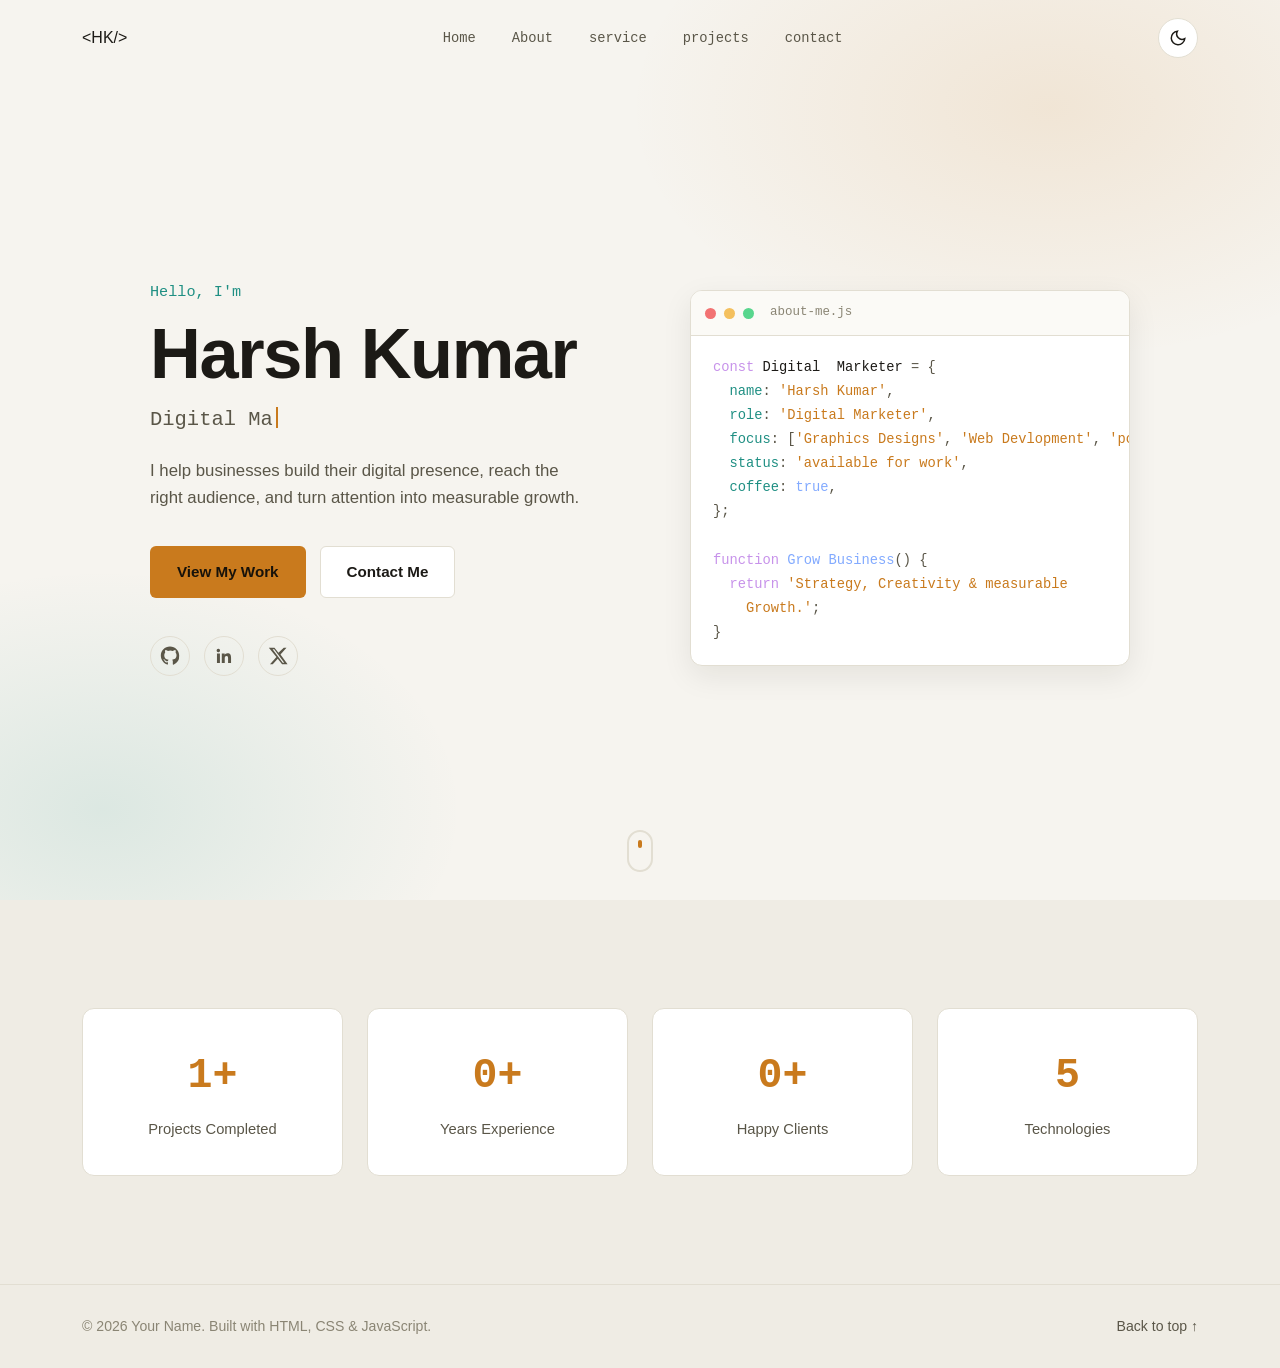
<file: index.html>
<!DOCTYPE html>
<html lang="en">
<head>
<meta charset="UTF-8">
<meta name="viewport" content="width=device-width, initial-scale=1.0">
<title>Harsh Kumar — Digital Marketer</title>
<meta name="description" content="Digital Marketing Agency | SEO, Social Media & Performance Marketing.">
<link rel="stylesheet" href="style.css">
</head>
<body>

<a class="skip-link" href="#main">Skip to content</a>

<!-- ============ NAVBAR ============ -->
<header class="navbar" id="navbar">
  <nav class="nav-inner" aria-label="Primary">
    <a href="Brishu Designs .png" class="Harsh Kumar">
      <span class="Harsh Kumar">&lt;</span>HK<span class="Harsh Kumar">/&gt;</span>
    </a>

    <ul class="nav-links" id="navLinks">
      <li><a href="index.html" class="nav-link" data-nav data-page="Home">Home</a></li>
      <li><a href="about.html" class="nav-link" data-nav data-page="About">About</a></li>
      <li><a href="service.html" class="nav-link" data-nav data-page="service">service</a></li>
      <li><a href="project.html" class="nav-link" data-nav data-page="project">projects</a></li>
      <li><a href="contact.html" class="nav-link" data-nav data-page="contact">contact</a></li>
    </ul>

    <div class="nav-actions">
      <button class="theme-toggle" id="themeToggle" type="button" aria-label="Switch to light theme" aria-pressed="false">
        <svg class="icon-sun" width="18" height="18" viewBox="0 0 24 24" fill="none" stroke="currentColor" stroke-width="2" aria-hidden="true">
          <circle cx="12" cy="12" r="4"></circle>
          <path d="M12 2v2M12 20v2M4.9 4.9l1.4 1.4M17.7 17.7l1.4 1.4M2 12h2M20 12h2M4.9 19.1l1.4-1.4M17.7 6.3l1.4-1.4"></path>
        </svg>
        <svg class="icon-moon" width="18" height="18" viewBox="0 0 24 24" fill="none" stroke="currentColor" stroke-width="2" aria-hidden="true">
          <path d="M21 12.8A9 9 0 1 1 11.2 3 7.2 7.2 0 0 0 21 12.8z"></path>
        </svg>
      </button>

      <button class="hamburger" id="hamburger" type="button" aria-label="Open menu" aria-expanded="false" aria-controls="navLinks">
        <span></span><span></span><span></span>
      </button>
    </div>
  </nav>
</header>

<main id="main">

  <!-- ============ HERO ============ -->
  <section class="hero" id="home">
    <div class="hero-inner">
      <div class="hero-text">
        <p class="hero-eyebrow" data-reveal>Hello, I'm </p>
        <h1 class="hero-name" data-reveal>Harsh Kumar</h1>
        <p class="hero-title" data-reveal><span class="type-cursor" id="typedTitle"></span></p>
        <p class="hero-desc" data-reveal>I help businesses build their digital presence, reach the right audience, and turn attention into measurable growth.
          
        </p>

        <div class="hero-actions" data-reveal>
          <a href="project.html" class="btn btn-primary">
            View My Work
          </a>
          <a href="contact.html" class="btn btn-ghost">Contact Me</a>
        </div>

        <ul class="hero-social" data-reveal aria-label="Social links">
          <li><a href="https://github.com/harshkumar18oct2002-prog?tab=overview&from=2026-08-01&to=2026-08-31" target="_blank" rel="noopener noreferrer" aria-label="GitHub profile">
            <svg width="20" height="20" viewBox="0 0 24 24" fill="currentColor" aria-hidden="true"><path d="M12 .5C5.73.5.98 5.24.98 11.52c0 5.02 3.26 9.28 7.79 10.78.57.1.78-.25.78-.55 0-.27-.01-1.17-.02-2.12-3.17.69-3.84-1.35-3.84-1.35-.52-1.32-1.27-1.67-1.27-1.67-1.04-.71.08-.7.08-.7 1.15.08 1.75 1.18 1.75 1.18 1.02 1.75 2.68 1.24 3.33.95.1-.74.4-1.25.72-1.53-2.53-.29-5.19-1.27-5.19-5.64 0-1.25.44-2.27 1.18-3.07-.12-.29-.51-1.46.11-3.04 0 0 .97-.31 3.18 1.17a10.9 10.9 0 0 1 5.79 0c2.2-1.48 3.17-1.17 3.17-1.17.63 1.58.24 2.75.12 3.04.74.8 1.18 1.82 1.18 3.07 0 4.38-2.67 5.34-5.21 5.63.41.36.77 1.06.77 2.14 0 1.55-.01 2.79-.01 3.17 0 .3.2.66.79.55A11.03 11.03 0 0 0 23.02 11.5C23.02 5.24 18.27.5 12 .5Z"/></svg>
          </a></li>
          <li><a href="https://www.linkedin.com/in/harsh-kumar-34b3423b5/" target="_blank" rel="noopener noreferrer" aria-label="LinkedIn profile">
            <svg width="20" height="20" viewBox="0 0 24 24" fill="currentColor" aria-hidden="true"><path d="M20.45 20.45h-3.56v-5.57c0-1.33-.02-3.03-1.85-3.03-1.86 0-2.14 1.45-2.14 2.94v5.66H9.34V9h3.42v1.56h.05c.48-.9 1.64-1.85 3.38-1.85 3.6 0 4.27 2.37 4.27 5.46v6.28ZM5.34 7.43a2.07 2.07 0 1 1 0-4.13 2.07 2.07 0 0 1 0 4.13ZM7.12 20.45H3.56V9h3.56v11.45Z"/></svg>
          </a></li>
          <li><a href="https://x.com/harshku23418111" target="_blank" rel="noopener noreferrer" aria-label="Twitter / X profile">
            <svg width="20" height="20" viewBox="0 0 24 24" fill="currentColor" aria-hidden="true"><path d="M18.9 2h3.3l-7.2 8.2L23.5 22h-6.6l-5.2-6.8L5.7 22H2.4l7.7-8.8L1 2h6.8l4.7 6.2L18.9 2Zm-1.2 18h1.8L7.4 4H5.5l12.2 16Z"/></svg>
          </a></li>
        </ul>
      </div>

      <div class="hero-visual" data-reveal aria-hidden="true">
        <div class="terminal">
          <div class="terminal-bar">
            <span class="dot dot-red"></span><span class="dot dot-yellow"></span><span class="dot dot-green"></span>
            <span class="terminal-title">about-me.js</span>
          </div>
          <pre class="terminal-body"><code><span class="tok-key">const</span> <span class="tok-var">Digital  Marketer</span> = {
  <span class="tok-prop">name</span>: <span class="tok-str">'Harsh Kumar'</span>,
  <span class="tok-prop">role</span>: <span class="tok-str">'Digital Marketer'</span>,
  <span class="tok-prop">focus</span>: [<span class="tok-str">'Graphics Designs'</span>, <span class="tok-str">'Web Devlopment'</span>, <span class="tok-str">'porformens Marketing'</span>],
  <span class="tok-prop">status</span>: <span class="tok-str">'available for work'</span>,
  <span class="tok-prop">coffee</span>: <span class="tok-num">true</span>,
};

<span class="tok-key">function</span> <span class="tok-fn">Grow Business</span>() {
  <span class="tok-key">return</span> <span class="tok-str">'Strategy, Creativity & measurable
    Growth.'</span>;
}</code></pre>
        </div>
      </div>
    </div>

    <a href="#stats" class="scroll-cue" aria-label="Scroll to statistics">
      <span></span>
    </a>
  </section>

  <!-- ============ STATISTICS ============ -->
  <section class="stats" id="stats">
    <div class="section-inner stats-grid" data-reveal>
      <div class="stat-card">
        <p class="stat-number" data-target="3" data-suffix="+">0</p>
        <p class="stat-label">Projects Completed</p>
      </div>
      <div class="stat-card">
        <p class="stat-number" data-target="1" data-suffix="+">0</p>
        <p class="stat-label">Years Experience</p>
      </div>
      <div class="stat-card">
        <p class="stat-number" data-target="0" data-suffix="+">0</p>
        <p class="stat-label">Happy Clients</p>
      </div>
      <div class="stat-card">
        <p class="stat-number" data-target="10" data-suffix="">0</p>
        <p class="stat-label">Technologies</p>
      </div>
    </div>
  </section>

</main>

<!-- ============ FOOTER ============ -->
<footer class="footer">
  <div class="section-inner footer-inner">
    <p>© <span id="year"></span> Your Name. Built with HTML, CSS &amp; JavaScript.</p>
    <a href="#home" class="footer-top-link">Back to top ↑</a>
  </div>
</footer>

<button class="back-to-top" id="backToTop" type="button" aria-label="Back to top">
  <svg width="18" height="18" viewBox="0 0 24 24" fill="none" stroke="currentColor" stroke-width="2" aria-hidden="true">
    <path d="M12 19V5M5 12l7-7 7 7"></path>
  </svg>
</button>

<script src="script.js"></script>
</body>
</html>
</file>
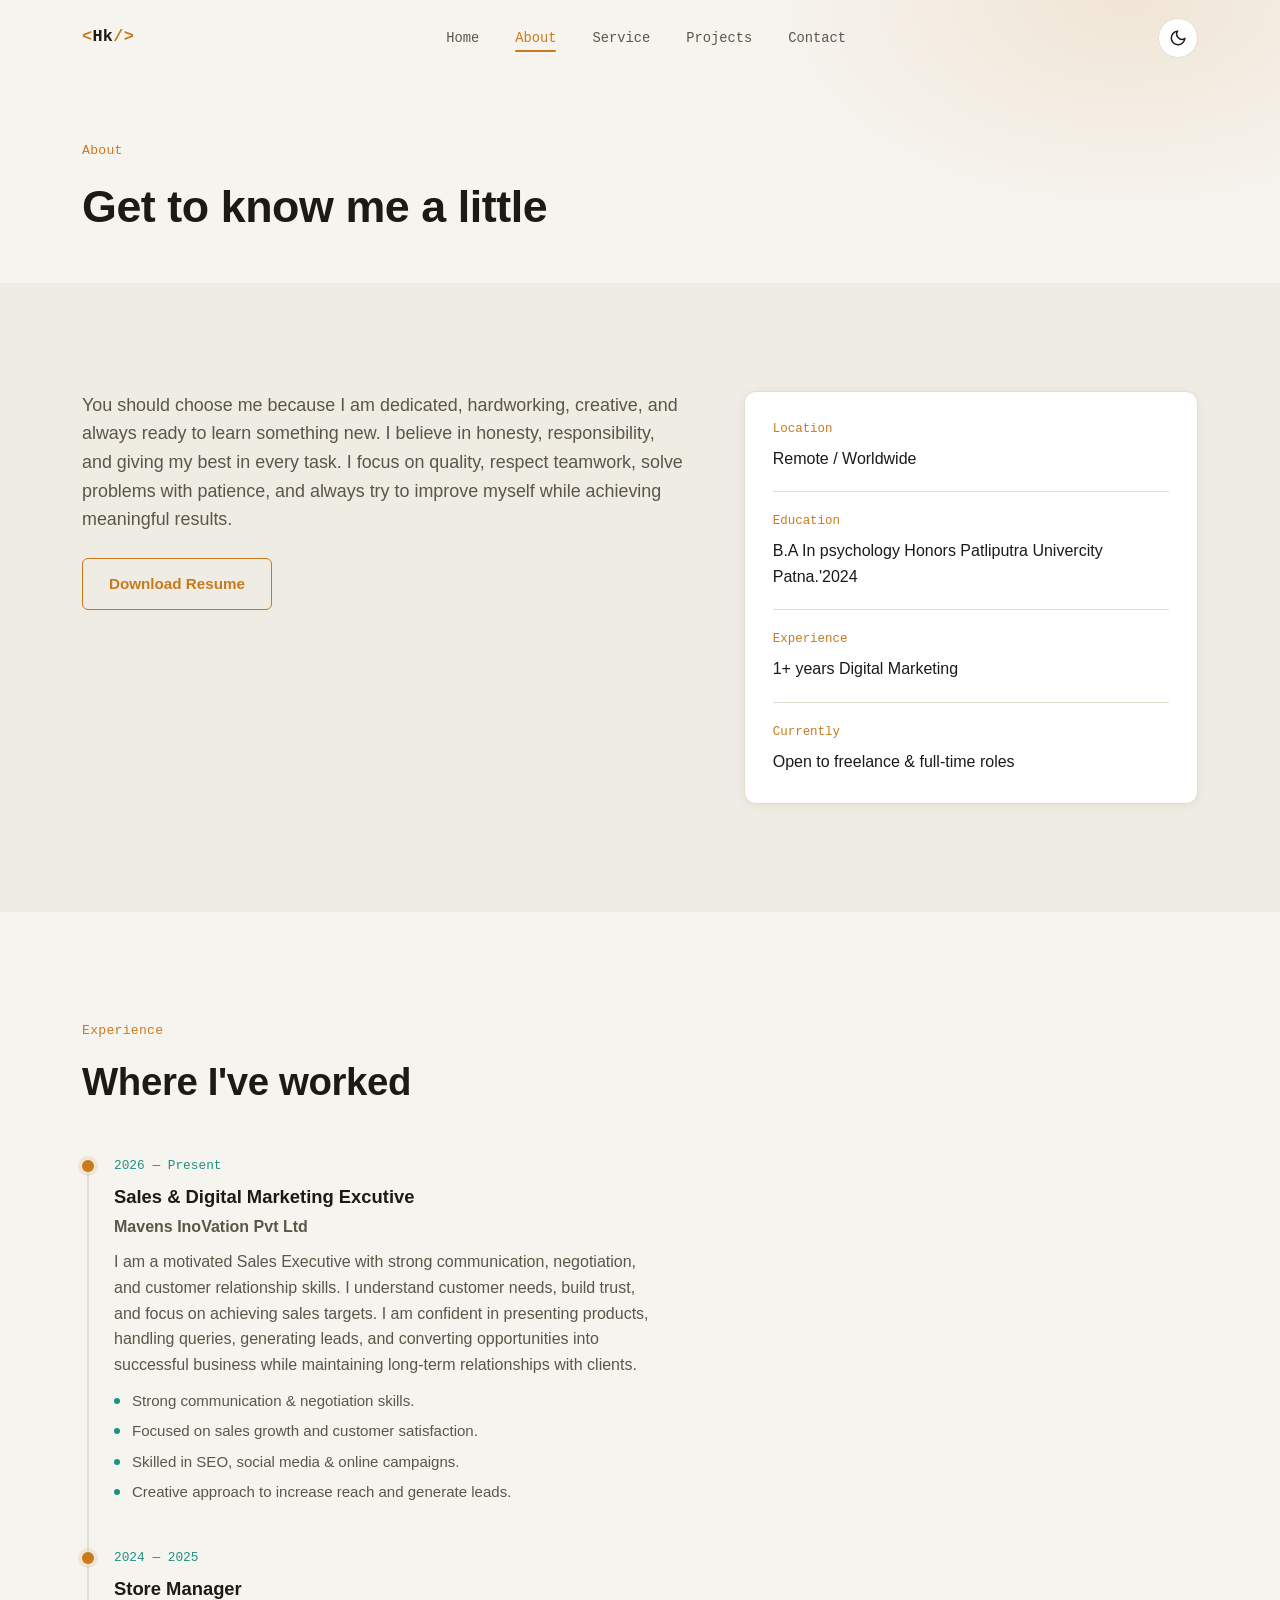
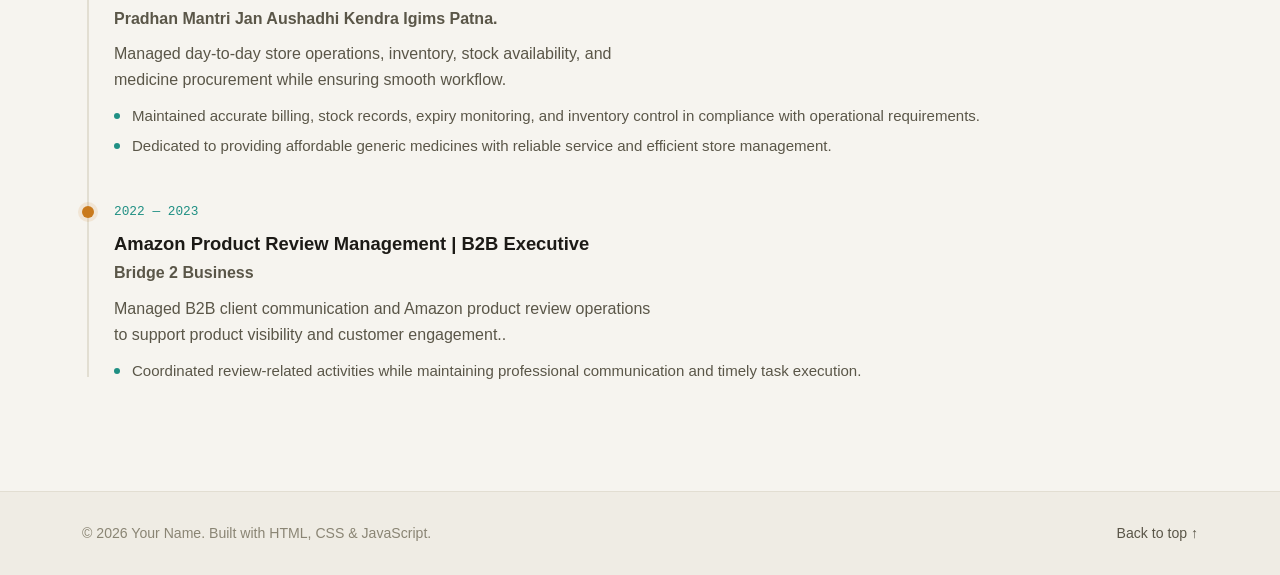
<file: about.html>
<!DOCTYPE html>
<html lang="en">
<head>
<meta charset="UTF-8">
<meta name="viewport" content="width=device-width, initial-scale=1.0">
<title>About — Your Name</title>
<meta name="description" content="About Your Name — frontend developer, background, education and work experience.">
<link rel="stylesheet" href="style.css">
</head>
<body data-page="about">

<a class="skip-link" href="#main">Skip to content</a>

<!-- ============ NAVBAR ============ -->
<header class="navbar" id="navbar">
  <nav class="nav-inner" aria-label="Primary">
    <a href="index.html" class="nav-logo">
      <span class="nav-logo-bracket">&lt;</span>Hk<span class="nav-logo-bracket">/&gt;</span>
    </a>

    <ul class="nav-links" id="navLinks">
      <li><a href="index.html" class="nav-link" data-nav data-page="home">Home</a></li>
      <li><a href="about.html" class="nav-link" data-nav data-page="about">About</a></li>
      <li><a href="service.html" class="nav-link" data-nav data-page="service">Service</a></li>
      <li><a href="project.html" class="nav-link" data-nav data-page="project">Projects</a></li>
      <li><a href="contact.html" class="nav-link" data-nav data-page="contact">Contact</a></li>
    </ul>

    <div class="nav-actions">
      <button class="theme-toggle" id="themeToggle" type="button" aria-label="Switch to light theme" aria-pressed="false">
        <svg class="icon-sun" width="18" height="18" viewBox="0 0 24 24" fill="none" stroke="currentColor" stroke-width="2" aria-hidden="true">
          <circle cx="12" cy="12" r="4"></circle>
          <path d="M12 2v2M12 20v2M4.9 4.9l1.4 1.4M17.7 17.7l1.4 1.4M2 12h2M20 12h2M4.9 19.1l1.4-1.4M17.7 6.3l1.4-1.4"></path>
        </svg>
        <svg class="icon-moon" width="18" height="18" viewBox="0 0 24 24" fill="none" stroke="currentColor" stroke-width="2" aria-hidden="true">
          <path d="M21 12.8A9 9 0 1 1 11.2 3 7.2 7.2 0 0 0 21 12.8z"></path>
        </svg>
      </button>

      <button class="hamburger" id="hamburger" type="button" aria-label="Open menu" aria-expanded="false" aria-controls="navLinks">
        <span></span><span></span><span></span>
      </button>
    </div>
  </nav>
</header>

<main id="main">

  <!-- ============ PAGE HEADER ============ -->
  <section class="page-header">
    <div class="section-inner">
      <p class="section-kicker" data-reveal>About</p>
      <h1 class="page-title" data-reveal>Get to know me a little</h1>
    </div>
  </section>

  <!-- ============ ABOUT ============ -->
  <section class="about" id="about">
    <div class="section-inner about-grid">
      <div class="about-copy" data-reveal>
        <p class="about-lead">You should choose me because I am dedicated, hardworking, creative,
      and always ready to learn something new. I believe in honesty,
      responsibility, and giving my best in every task. I focus on quality,
      respect teamwork, solve problems with patience, and always try to
      improve myself while achieving meaningful results.</p>
        <a href="harsh.pdf" class="btn btn-outline" id="resumeBtn">Download Resume</a>
      </div>

      <dl class="about-facts" data-reveal>
        <div class="fact">
          <dt>Location</dt>
          <dd>Remote / Worldwide</dd>
        </div>
        <div class="fact">
          <dt>Education</dt>
          <dd>B.A In psychology Honors Patliputra Univercity Patna.'2024</dd>
        </div>
        <div class="fact">
          <dt>Experience</dt>
          <dd>1+ years Digital Marketing</dd>
        </div>
        <div class="fact">
          <dt>Currently</dt>
          <dd>Open to freelance &amp; full-time roles</dd>
        </div>
      </dl>
    </div>
  </section>

  <!-- ============ EXPERIENCE ============ -->
  <section class="experience" id="experience">
    <div class="section-inner">
      <p class="section-kicker" data-reveal>Experience</p>
      <h2 class="section-title" data-reveal>Where I've worked</h2>

      <ol class="timeline" data-reveal>
        <li class="timeline-item">
          <div class="timeline-dot"></div>
          <div class="timeline-content">
            <p class="timeline-date">2026 — Present</p>
            <h3 class="timeline-role">Sales & Digital Marketing Excutive</h3>
            <p class="timeline-company">Mavens InoVation Pvt Ltd</p>
            <p class="timeline-desc">I am a motivated Sales Executive with strong communication, negotiation, and customer relationship skills. I understand customer needs, build trust, and focus on achieving sales targets. I am confident in presenting products, handling queries, generating leads, and converting opportunities into successful business while maintaining long-term relationships with clients.</p>
            <ul class="timeline-list">
              <li>Strong communication & negotiation skills.</li>
              <li>Focused on sales growth and customer satisfaction.</li>
              <li>Skilled in SEO, social media & online campaigns.</li>
              <li>Creative approach to increase reach and generate leads.</li>
            </ul>
          </div>
        </li>

        <li class="timeline-item">
          <div class="timeline-dot"></div>
          <div class="timeline-content">
            <p class="timeline-date">2024 — 2025</p>
            <h3 class="timeline-role">Store Manager</h3>
            <p class="timeline-company">Pradhan Mantri Jan Aushadhi Kendra Igims Patna.</p>
            <p class="timeline-desc">Managed day-to-day store operations, inventory, stock availability, and medicine procurement 
            while ensuring smooth workflow.</p>
            <ul class="timeline-list">
              <li>Maintained accurate billing, stock records, expiry monitoring, and inventory control in 
             compliance with operational requirements.</li>
              <li>Dedicated to providing affordable generic medicines with reliable service and efficient store management.</li>
            </ul>
          </div>
        </li>

        <li class="timeline-item">
          <div class="timeline-dot"></div>
          <div class="timeline-content">
            <p class="timeline-date">2022 — 2023</p>
            <h3 class="timeline-role">Amazon Product Review Management | B2B Executive</h3>
            <p class="timeline-company">Bridge 2 Business</p>
            <p class="timeline-desc">Managed B2B client communication and Amazon product review operations to support 
              product visibility and customer engagement..</p>
            <ul class="timeline-list">
              <li>Coordinated review-related activities while maintaining professional communication and 
                timely task execution.</li>
            </ul>
          </div>
        </li>
      </ol>
    </div>
  </section>

</main>

<!-- ============ FOOTER ============ -->
<footer class="footer">
  <div class="section-inner footer-inner">
    <p>© <span id="year"></span> Your Name. Built with HTML, CSS &amp; JavaScript.</p>
    <a href="#main" class="footer-top-link">Back to top ↑</a>
  </div>
</footer>

<button class="back-to-top" id="backToTop" type="button" aria-label="Back to top">
  <svg width="18" height="18" viewBox="0 0 24 24" fill="none" stroke="currentColor" stroke-width="2" aria-hidden="true">
    <path d="M12 19V5M5 12l7-7 7 7"></path>
  </svg>
</button>

<script src="script.js"></script>
</body>
</html>
</file>
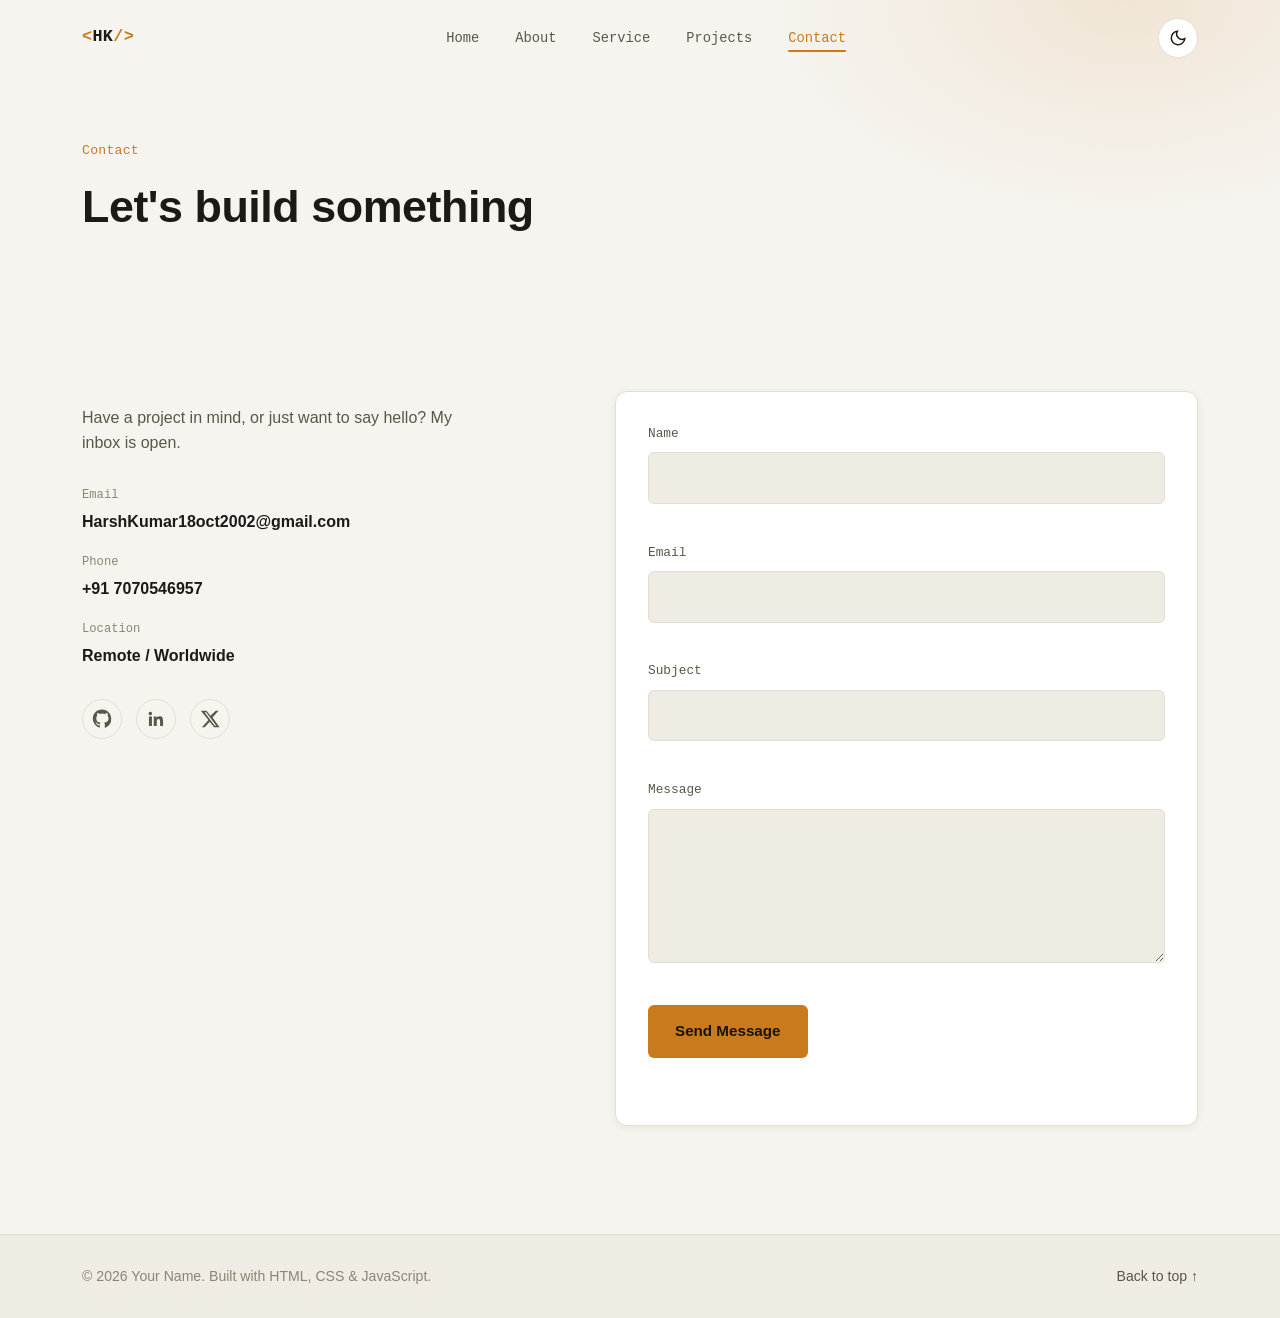
<file: contact.html>
<!DOCTYPE html>
<html lang="en">
<head>
<meta charset="UTF-8">
<meta name="viewport" content="width=device-width, initial-scale=1.0">
<title>Contact — Your Name</title>
<meta name="description" content="Get in touch with Your Name — email, phone, social links and a contact form.">
<link rel="stylesheet" href="style.css">
</head>
<body data-page="contact">

<a class="skip-link" href="#main">Skip to content</a>

<!-- ============ NAVBAR ============ -->
<header class="navbar" id="navbar">
  <nav class="nav-inner" aria-label="Primary">
    <a href="index.html" class="nav-logo">
      <span class="nav-logo-bracket">&lt;</span>HK<span class="nav-logo-bracket">/&gt;</span>
    </a>

    <ul class="nav-links" id="navLinks">
      <li><a href="index.html" class="nav-link" data-nav data-page="home">Home</a></li>
      <li><a href="about.html" class="nav-link" data-nav data-page="about">About</a></li>
      <li><a href="service.html" class="nav-link" data-nav data-page="service">Service</a></li>
      <li><a href="project.html" class="nav-link" data-nav data-page="project">Projects</a></li>
      <li><a href="contact.html" class="nav-link" data-nav data-page="contact">Contact</a></li>
    </ul>

    <div class="nav-actions">
      <button class="theme-toggle" id="themeToggle" type="button" aria-label="Switch to light theme" aria-pressed="false">
        <svg class="icon-sun" width="18" height="18" viewBox="0 0 24 24" fill="none" stroke="currentColor" stroke-width="2" aria-hidden="true">
          <circle cx="12" cy="12" r="4"></circle>
          <path d="M12 2v2M12 20v2M4.9 4.9l1.4 1.4M17.7 17.7l1.4 1.4M2 12h2M20 12h2M4.9 19.1l1.4-1.4M17.7 6.3l1.4-1.4"></path>
        </svg>
        <svg class="icon-moon" width="18" height="18" viewBox="0 0 24 24" fill="none" stroke="currentColor" stroke-width="2" aria-hidden="true">
          <path d="M21 12.8A9 9 0 1 1 11.2 3 7.2 7.2 0 0 0 21 12.8z"></path>
        </svg>
      </button>

      <button class="hamburger" id="hamburger" type="button" aria-label="Open menu" aria-expanded="false" aria-controls="navLinks">
        <span></span><span></span><span></span>
      </button>
    </div>
  </nav>
</header>

<main id="main">

  <!-- ============ PAGE HEADER ============ -->
  <section class="page-header">
    <div class="section-inner">
      <p class="section-kicker" data-reveal>Contact</p>
      <h1 class="page-title" data-reveal>Let's build something</h1>
    </div>
  </section>

  <!-- ============ CONTACT ============ -->
  <section class="contact" id="contact">
    <div class="section-inner contact-grid">
      <div class="contact-info" data-reveal>
        <p class="contact-lead">Have a project in mind, or just want to say hello? My inbox is open.</p>

        <ul class="contact-list">
          <li>
            <span class="contact-label">Email</span>
            <a href="HarshKumar18oct2002@gmail.com">HarshKumar18oct2002@gmail.com</a>
          </li>
          <li>
            <span class="contact-label">Phone</span>
            <a href="Phone +91 7070546957">+91 7070546957</a>
          </li>
          <li>
            <span class="contact-label">Location</span>
            <span>Remote / Worldwide</span>
          </li>
        </ul>

        <ul class="hero-social contact-social" aria-label="Social links">
          <li><a href="https://github.com/harshkumar18oct2002-prog?tab=overview&from=2026-08-01&to=2026-08-31" target="_blank" rel="noopener noreferrer" aria-label="GitHub profile">
            <svg width="20" height="20" viewBox="0 0 24 24" fill="currentColor" aria-hidden="true"><path d="M12 .5C5.73.5.98 5.24.98 11.52c0 5.02 3.26 9.28 7.79 10.78.57.1.78-.25.78-.55 0-.27-.01-1.17-.02-2.12-3.17.69-3.84-1.35-3.84-1.35-.52-1.32-1.27-1.67-1.27-1.67-1.04-.71.08-.7.08-.7 1.15.08 1.75 1.18 1.75 1.18 1.02 1.75 2.68 1.24 3.33.95.1-.74.4-1.25.72-1.53-2.53-.29-5.19-1.27-5.19-5.64 0-1.25.44-2.27 1.18-3.07-.12-.29-.51-1.46.11-3.04 0 0 .97-.31 3.18 1.17a10.9 10.9 0 0 1 5.79 0c2.2-1.48 3.17-1.17 3.17-1.17.63 1.58.24 2.75.12 3.04.74.8 1.18 1.82 1.18 3.07 0 4.38-2.67 5.34-5.21 5.63.41.36.77 1.06.77 2.14 0 1.55-.01 2.79-.01 3.17 0 .3.2.66.79.55A11.03 11.03 0 0 0 23.02 11.5C23.02 5.24 18.27.5 12 .5Z"/></svg>
          </a></li>
          <li><a href="https://www.linkedin.com/in/harsh-kumar-34b3423b5/" target="_blank" rel="noopener noreferrer" aria-label="LinkedIn profile">
            <svg width="20" height="20" viewBox="0 0 24 24" fill="currentColor" aria-hidden="true"><path d="M20.45 20.45h-3.56v-5.57c0-1.33-.02-3.03-1.85-3.03-1.86 0-2.14 1.45-2.14 2.94v5.66H9.34V9h3.42v1.56h.05c.48-.9 1.64-1.85 3.38-1.85 3.6 0 4.27 2.37 4.27 5.46v6.28ZM5.34 7.43a2.07 2.07 0 1 1 0-4.13 2.07 2.07 0 0 1 0 4.13ZM7.12 20.45H3.56V9h3.56v11.45Z"/></svg>
          </a></li>
          <li><a href="https://x.com/harshku23418111" target="_blank" rel="noopener noreferrer" aria-label="Twitter / X profile">
            <svg width="20" height="20" viewBox="0 0 24 24" fill="currentColor" aria-hidden="true"><path d="M18.9 2h3.3l-7.2 8.2L23.5 22h-6.6l-5.2-6.8L5.7 22H2.4l7.7-8.8L1 2h6.8l4.7 6.2L18.9 2Zm-1.2 18h1.8L7.4 4H5.5l12.2 16Z"/></svg>
          </a></li>
        </ul>
      </div>

      <form class="contact-form" id="contactForm" data-reveal novalidate>
        <div class="form-row">
          <label for="fieldName">Name</label>
          <input type="text" id="fieldName" name="name" autocomplete="name" aria-describedby="err-name">
          <span class="form-error" id="err-name" role="alert"></span>
        </div>

        <div class="form-row">
          <label for="fieldEmail">Email</label>
          <input type="email" id="fieldEmail" name="email" autocomplete="email" aria-describedby="err-email">
          <span class="form-error" id="err-email" role="alert"></span>
        </div>

        <div class="form-row">
          <label for="fieldSubject">Subject</label>
          <input type="text" id="fieldSubject" name="subject" aria-describedby="err-subject">
          <span class="form-error" id="err-subject" role="alert"></span>
        </div>

        <div class="form-row">
          <label for="fieldMessage">Message</label>
          <textarea id="fieldMessage" name="message" rows="5" aria-describedby="err-message"></textarea>
          <span class="form-error" id="err-message" role="alert"></span>
        </div>

        <button type="submit" class="btn btn-primary form-submit">Send Message</button>

        <p class="form-status" id="formStatus" role="status" aria-live="polite"></p>
      </form>
    </div>
  </section>

</main>

<!-- ============ FOOTER ============ -->
<footer class="footer">
  <div class="section-inner footer-inner">
    <p>© <span id="year"></span> Your Name. Built with HTML, CSS &amp; JavaScript.</p>
    <a href="#main" class="footer-top-link">Back to top ↑</a>
  </div>
</footer>

<button class="back-to-top" id="backToTop" type="button" aria-label="Back to top">
  <svg width="18" height="18" viewBox="0 0 24 24" fill="none" stroke="currentColor" stroke-width="2" aria-hidden="true">
    <path d="M12 19V5M5 12l7-7 7 7"></path>
  </svg>
</button>

<script src="script.js"></script>
</body>
</html>
</file>
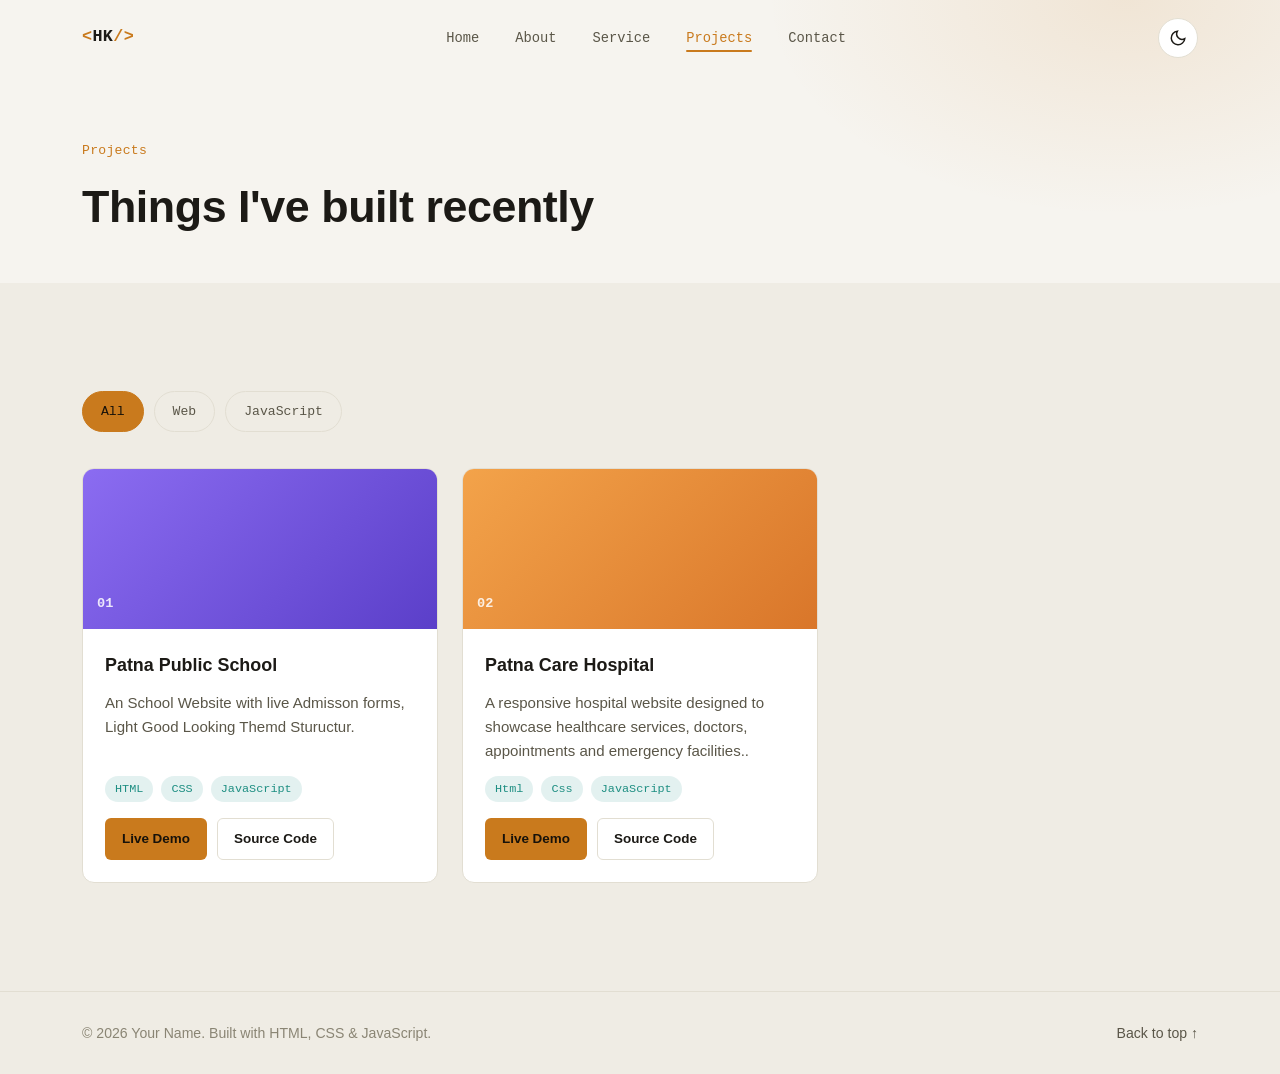
<file: project.html>
<!DOCTYPE html>
<html lang="en">
<head>
<meta charset="UTF-8">
<meta name="viewport" content="width=device-width, initial-scale=1.0">
<title>Projects — Your Name</title>
<meta name="description" content="Selected projects by Your Name — web apps, JavaScript tools and UI/UX work.">
<link rel="stylesheet" href="style.css">
</head>
<body data-page="project">

<a class="skip-link" href="#main">Skip to content</a>

<!-- ============ NAVBAR ============ -->
<header class="navbar" id="navbar">
  <nav class="nav-inner" aria-label="Primary">
    <a href="index.html" class="nav-logo">
      <span class="nav-logo-bracket">&lt;</span>HK<span class="nav-logo-bracket">/&gt;</span>
    </a>

    <ul class="nav-links" id="navLinks">
      <li><a href="index.html" class="nav-link" data-nav data-page="home">Home</a></li>
      <li><a href="about.html" class="nav-link" data-nav data-page="about">About</a></li>
      <li><a href="service.html" class="nav-link" data-nav data-page="service">Service</a></li>
      <li><a href="project.html" class="nav-link" data-nav data-page="project">Projects</a></li>
      <li><a href="contact.html" class="nav-link" data-nav data-page="contact">Contact</a></li>
    </ul>

    <div class="nav-actions">
      <button class="theme-toggle" id="themeToggle" type="button" aria-label="Switch to light theme" aria-pressed="false">
        <svg class="icon-sun" width="18" height="18" viewBox="0 0 24 24" fill="none" stroke="currentColor" stroke-width="2" aria-hidden="true">
          <circle cx="12" cy="12" r="4"></circle>
          <path d="M12 2v2M12 20v2M4.9 4.9l1.4 1.4M17.7 17.7l1.4 1.4M2 12h2M20 12h2M4.9 19.1l1.4-1.4M17.7 6.3l1.4-1.4"></path>
        </svg>
        <svg class="icon-moon" width="18" height="18" viewBox="0 0 24 24" fill="none" stroke="currentColor" stroke-width="2" aria-hidden="true">
          <path d="M21 12.8A9 9 0 1 1 11.2 3 7.2 7.2 0 0 0 21 12.8z"></path>
        </svg>
      </button>

      <button class="hamburger" id="hamburger" type="button" aria-label="Open menu" aria-expanded="false" aria-controls="navLinks">
        <span></span><span></span><span></span>
      </button>
    </div>
  </nav>
</header>

<main id="main">

  <!-- ============ PAGE HEADER ============ -->
  <section class="page-header">
    <div class="section-inner">
      <p class="section-kicker" data-reveal>Projects</p>
      <h1 class="page-title" data-reveal>Things I've built recently</h1>
    </div>
  </section>

  <!-- ============ PROJECTS ============ -->
  <section class="projects" id="projects">
    <div class="section-inner">

      <div class="filter-bar" data-reveal role="group" aria-label="Filter projects by category">
        <button class="filter-btn active" data-filter="all" type="button">All</button>
        <button class="filter-btn" data-filter="web" type="button">Web</button>
        <button class="filter-btn" data-filter="javascript" type="button">JavaScript</button>
      </div>

      <div class="projects-grid" id="projectsGrid" data-reveal>

        <article class="project-card" data-category="web">
          <div class="project-visual" style="--pv-a:#8b6cf1; --pv-b:#5b3fc9;">
            <span class="project-visual-tag">01</span>
          </div>
          <div class="project-body">
            <h3 class="project-name">Patna Public School</h3>
            <p class="project-desc">An School Website with live Admisson forms, Light Good Looking Themd
              Stuructur.</p>
            <ul class="project-tags">
              <li>HTML</li><li>CSS</li><li>JavaScript</li>
            </ul>
            <div class="project-links">
              <a href="https://schools-demo-three.vercel.app/" class="btn btn-small btn-primary">Live Demo</a>
              <a href="https://github.com/harshkumar18oct2002-prog/schools-demo" class="btn btn-small btn-ghost">Source Code</a>
            </div>
          </div>
        </article>

        <article class="project-card" data-category="javascript">
          <div class="project-visual" style="--pv-a:#f3a34a; --pv-b:#d9762a;">
            <span class="project-visual-tag">02</span>
          </div>
          <div class="project-body">
            <h3 class="project-name">Patna Care Hospital</h3>
            <p class="project-desc">A responsive hospital website designed to showcase healthcare services, doctors, appointments and emergency facilities..</p>
            <ul class="project-tags">
              <li>Html</li><li>Css</li><li>JavaScript</li>
            </ul>
            <div class="project-links">
              <a href="https://hospital-nu-one.vercel.app/" class="btn btn-small btn-primary">Live Demo</a>
              <a href="#" class="btn btn-small btn-ghost">Source Code</a>
            </div>
          </div>
        </article>

</main>

<!-- ============ FOOTER ============ -->
<footer class="footer">
  <div class="section-inner footer-inner">
    <p>© <span id="year"></span> Your Name. Built with HTML, CSS &amp; JavaScript.</p>
    <a href="#main" class="footer-top-link">Back to top ↑</a>
  </div>
</footer>

<button class="back-to-top" id="backToTop" type="button" aria-label="Back to top">
  <svg width="18" height="18" viewBox="0 0 24 24" fill="none" stroke="currentColor" stroke-width="2" aria-hidden="true">
    <path d="M12 19V5M5 12l7-7 7 7"></path>
  </svg>
</button>

<script src="script.js"></script>
</body>
</html>
</file>
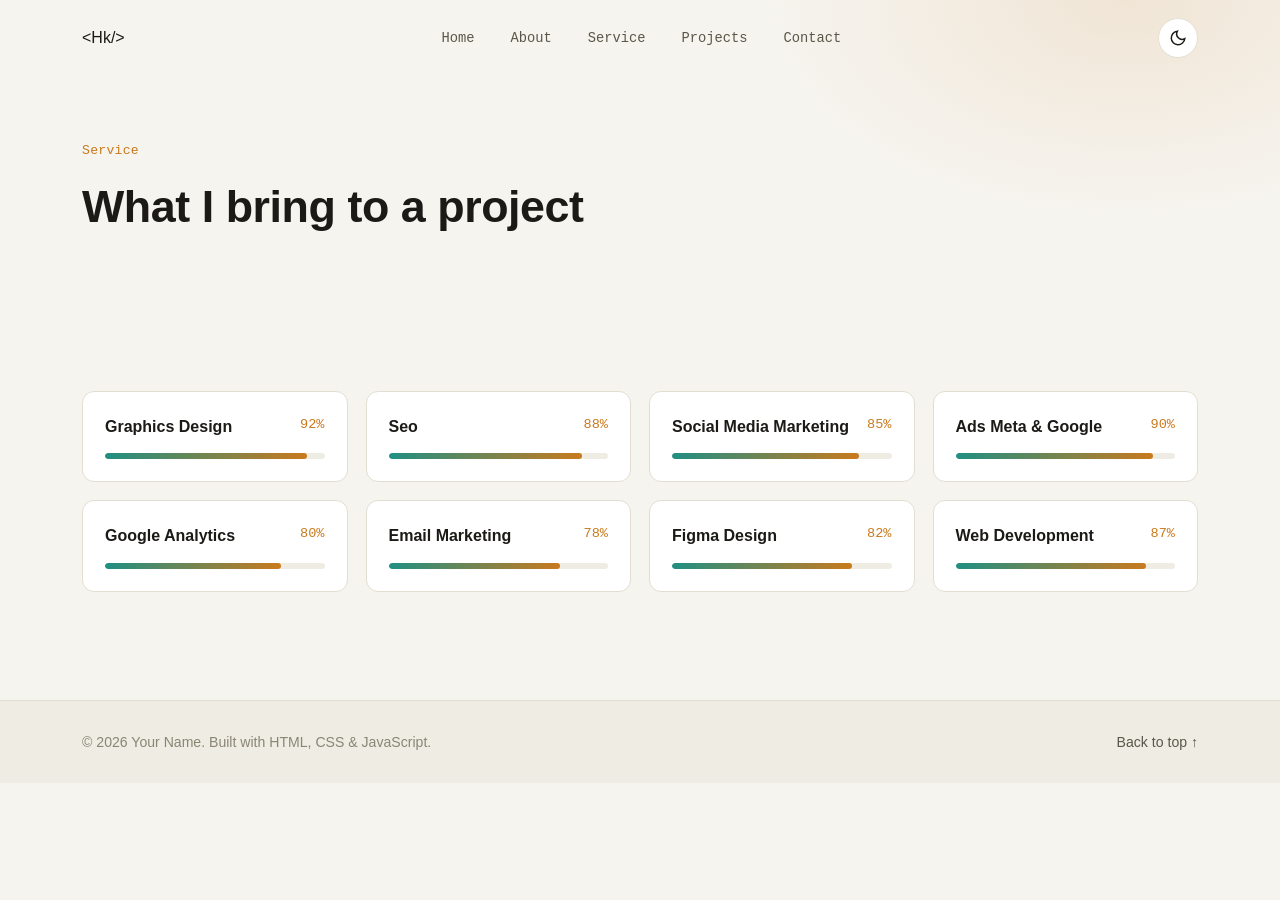
<file: service.html>
<!DOCTYPE html>
<html lang="en">
<head>
<meta charset="UTF-8">
<meta name="viewport" content="width=device-width, initial-scale=1.0">
<title>Service — Your Name</title>
<meta name="description" content="Services and skills of Your Name — frontend development, responsive design, UI design and more.">
<link rel="stylesheet" href="style.css">
</head>
<body data-page="service">

<a class="skip-link" href="#main">Skip to content</a>

<!-- ============ NAVBAR ============ -->
<header class="navbar" id="navbar">
  <nav class="nav-inner" aria-label="Primary">
    <a href="Brishu Designs .png" class="Harsh Kumar">
      <span class="Harsh Kumar">&lt;</span>Hk<span class="Harsh Kumar">/&gt;</span>
    </a>

    <ul class="nav-links" id="navLinks">
      <li><a href="index.html" class="nav-link" data-nav data-page="Home">Home</a></li>
      <li><a href="about.html" class="nav-link" data-nav data-page="About">About</a></li>
      <li><a href="service.html" class="nav-link" data-nav data-page="Service">Service</a></li>
      <li><a href="project.html" class="nav-link" data-nav data-page="Project">Projects</a></li>
      <li><a href="contact.html" class="nav-link" data-nav data-page="Contact">Contact</a></li>
    </ul>

    <div class="nav-actions">
      <button class="theme-toggle" id="themeToggle" type="button" aria-label="Switch to light theme" aria-pressed="false">
        <svg class="icon-sun" width="18" height="18" viewBox="0 0 24 24" fill="none" stroke="currentColor" stroke-width="2" aria-hidden="true">
          <circle cx="12" cy="12" r="4"></circle>
          <path d="M12 2v2M12 20v2M4.9 4.9l1.4 1.4M17.7 17.7l1.4 1.4M2 12h2M20 12h2M4.9 19.1l1.4-1.4M17.7 6.3l1.4-1.4"></path>
        </svg>
        <svg class="icon-moon" width="18" height="18" viewBox="0 0 24 24" fill="none" stroke="currentColor" stroke-width="2" aria-hidden="true">
          <path d="M21 12.8A9 9 0 1 1 11.2 3 7.2 7.2 0 0 0 21 12.8z"></path>
        </svg>
      </button>

      <button class="hamburger" id="hamburger" type="button" aria-label="Open menu" aria-expanded="false" aria-controls="navLinks">
        <span></span><span></span><span></span>
      </button>
    </div>
  </nav>
</header>

<main id="main">

  <!-- ============ PAGE HEADER ============ -->
  <section class="page-header">
    <div class="section-inner">
      <p class="section-kicker" data-reveal>Service</p>
      <h1 class="page-title" data-reveal>What I bring to a project</h1>
    </div>
  </section>

  <!-- ============ SKILLS ============ -->
  <section class="skills" id="skills">
    <div class="section-inner">
      <div class="skills-grid" data-reveal>
        <div class="skill-card" data-skill-level="92">
          <div class="skill-head">
            <span class="skill-name">Graphics Design</span>
            <span class="skill-percent">92%</span>
          </div>
          <div class="skill-bar"><div class="skill-fill"></div></div>
        </div>

        <div class="skill-card" data-skill-level="88">
          <div class="skill-head">
            <span class="skill-name">Seo</span>
            <span class="skill-percent">88%</span>
          </div>
          <div class="skill-bar"><div class="skill-fill"></div></div>
        </div>

        <div class="skill-card" data-skill-level="85">
          <div class="skill-head">
            <span class="skill-name">Social Media Marketing</span>
            <span class="skill-percent">85%</span>
          </div>
          <div class="skill-bar"><div class="skill-fill"></div></div>
        </div>

        <div class="skill-card" data-skill-level="90">
          <div class="skill-head">
            <span class="skill-name">Ads Meta & Google</span>
            <span class="skill-percent">90%</span>
          </div>
          <div class="skill-bar"><div class="skill-fill"></div></div>
        </div>

        <div class="skill-card" data-skill-level="80">
          <div class="skill-head">
            <span class="skill-name">Google Analytics</span>
            <span class="skill-percent">80%</span>
          </div>
          <div class="skill-bar"><div class="skill-fill"></div></div>
        </div>

        <div class="skill-card" data-skill-level="78">
          <div class="skill-head">
            <span class="skill-name">Email Marketing</span>
            <span class="skill-percent">78%</span>
          </div>
          <div class="skill-bar"><div class="skill-fill"></div></div>
        </div>

        <div class="skill-card" data-skill-level="82">
          <div class="skill-head">
            <span class="skill-name">Figma Design</span>
            <span class="skill-percent">82%</span>
          </div>
          <div class="skill-bar"><div class="skill-fill"></div></div>
        </div>

        <div class="skill-card" data-skill-level="87">
          <div class="skill-head">
            <span class="skill-name">Web Development</span>
            <span class="skill-percent">87%</span>
          </div>
          <div class="skill-bar"><div class="skill-fill"></div></div>
        </div>
      </div>
    </div>
  </section>

</main>

<!-- ============ FOOTER ============ -->
<footer class="footer">
  <div class="section-inner footer-inner">
    <p>© <span id="year"></span> Your Name. Built with HTML, CSS &amp; JavaScript.</p>
    <a href="#main" class="footer-top-link">Back to top ↑</a>
  </div>
</footer>

<button class="back-to-top" id="backToTop" type="button" aria-label="Back to top">
  <svg width="18" height="18" viewBox="0 0 24 24" fill="none" stroke="currentColor" stroke-width="2" aria-hidden="true">
    <path d="M12 19V5M5 12l7-7 7 7"></path>
  </svg>
</button>

<script src="script.js"></script>
</body>
</html>
</file>
<file: style.css>
/* ==========================================================================
   Portfolio — style.css
   Plain CSS only. No frameworks, no external fonts, no CDN dependencies.
   ========================================================================== */

/* ---------- Design tokens ---------- */
:root {
  /* Type */
  --font-display: 'Segoe UI', ui-sans-serif, -apple-system, BlinkMacSystemFont, 'Helvetica Neue', Arial, sans-serif;
  --font-mono: 'Consolas', ui-monospace, 'SFMono-Regular', 'Cascadia Code', 'Liberation Mono', Menlo, monospace;

  /* Dark theme (default) */
  --bg: #0b0e14;
  --bg-alt: #0f131b;
  --surface: #131826;
  --surface-2: #171d2c;
  --border: #232b3d;
  --text: #e8ecf4;
  --text-dim: #9aa4bd;
  --text-faint: #5c6580;

  --accent: #e8a33d;
  --accent-strong: #f4b95e;
  --accent-soft: rgba(232, 163, 61, 0.14);
  --accent-2: #4fd1c5;
  --accent-2-soft: rgba(79, 209, 197, 0.14);

  --danger: #f27272;
  --success: #58d68d;

  --radius-sm: 6px;
  --radius-md: 12px;
  --radius-lg: 20px;

  --shadow-1: 0 10px 30px rgba(0, 0, 0, 0.35);
  --shadow-2: 0 2px 10px rgba(0, 0, 0, 0.3);

  --ease: cubic-bezier(0.22, 1, 0.36, 1);
  --nav-h: 76px;

  color-scheme: dark;
}

:root[data-theme='light'] {
  --bg: #f6f4ef;
  --bg-alt: #efece4;
  --surface: #ffffff;
  --surface-2: #fbfaf6;
  --border: #e2ded2;
  --text: #1c1a16;
  --text-dim: #5a5648;
  --text-faint: #8a8574;

  --accent: #c97a1d;
  --accent-strong: #a8630f;
  --accent-soft: rgba(201, 122, 29, 0.12);
  --accent-2: #1f8f83;
  --accent-2-soft: rgba(31, 143, 131, 0.12);

  --shadow-1: 0 10px 30px rgba(30, 25, 10, 0.08);
  --shadow-2: 0 2px 10px rgba(30, 25, 10, 0.06);

  color-scheme: light;
}

/* ---------- Reset ---------- */
*, *::before, *::after { box-sizing: border-box; }
html { scroll-behavior: smooth; }
body, h1, h2, h3, p, dl, dd, figure { margin: 0; }
ul, ol { margin: 0; padding: 0; list-style: none; }
img { max-width: 100%; display: block; }
button { font: inherit; color: inherit; background: none; border: none; cursor: pointer; }
a { color: inherit; text-decoration: none; }
input, textarea { font: inherit; color: inherit; }

@media (prefers-reduced-motion: reduce) {
  html { scroll-behavior: auto; }
  *, *::before, *::after {
    animation-duration: 0.001ms !important;
    animation-iteration-count: 1 !important;
    transition-duration: 0.001ms !important;
    scroll-behavior: auto !important;
  }
}

body {
  background: var(--bg);
  color: var(--text);
  font-family: var(--font-display);
  font-size: 16px;
  line-height: 1.6;
  -webkit-font-smoothing: antialiased;
  transition: background 0.3s var(--ease), color 0.3s var(--ease);
  overflow-x: hidden;
}

.skip-link {
  position: absolute;
  left: -999px;
  top: 0;
  background: var(--accent);
  color: #171106;
  padding: 10px 16px;
  border-radius: 0 0 var(--radius-sm) 0;
  z-index: 999;
  font-weight: 600;
}
.skip-link:focus { left: 0; }

:focus-visible {
  outline: 2px solid var(--accent);
  outline-offset: 3px;
  border-radius: 4px;
}

.section-inner {
  max-width: 1180px;
  margin: 0 auto;
  padding: 0 32px;
}

.section-kicker {
  font-family: var(--font-mono);
  font-size: 0.82rem;
  color: var(--accent);
  letter-spacing: 0.02em;
  margin-bottom: 10px;
}

.section-title {
  font-size: clamp(1.7rem, 3.2vw, 2.4rem);
  font-weight: 700;
  letter-spacing: -0.01em;
  max-width: 22ch;
  margin-bottom: 44px;
}

section {
  padding: 108px 0;
  position: relative;
}

/* ---------- Buttons ---------- */
.btn {
  display: inline-flex;
  align-items: center;
  gap: 8px;
  padding: 13px 26px;
  border-radius: var(--radius-sm);
  font-weight: 600;
  font-size: 0.95rem;
  border: 1px solid transparent;
  transition: transform 0.2s var(--ease), box-shadow 0.2s var(--ease), background 0.2s var(--ease), border-color 0.2s var(--ease), color 0.2s var(--ease);
  white-space: nowrap;
}
.btn:active { transform: translateY(1px) scale(0.99); }

.btn-primary {
  background: var(--accent);
  color: #17120a;
}
.btn-primary:hover { background: var(--accent-strong); box-shadow: 0 8px 20px var(--accent-soft); transform: translateY(-2px); }

.btn-ghost {
  border-color: var(--border);
  color: var(--text);
  background: var(--surface);
}
.btn-ghost:hover { border-color: var(--accent); color: var(--accent); transform: translateY(-2px); }

.btn-outline {
  border-color: var(--accent);
  color: var(--accent);
  background: transparent;
}
.btn-outline:hover { background: var(--accent-soft); transform: translateY(-2px); }

.btn-small { padding: 9px 16px; font-size: 0.84rem; }

/* ---------- Navbar ---------- */
.navbar {
  position: fixed;
  inset: 0 0 auto 0;
  height: var(--nav-h);
  z-index: 500;
  display: flex;
  align-items: center;
  background: transparent;
  border-bottom: 1px solid transparent;
  transition: background 0.35s var(--ease), border-color 0.35s var(--ease), height 0.3s var(--ease), backdrop-filter 0.35s var(--ease);
}
.navbar.scrolled {
  background: color-mix(in srgb, var(--bg) 82%, transparent);
  backdrop-filter: blur(14px) saturate(140%);
  -webkit-backdrop-filter: blur(14px) saturate(140%);
  border-bottom-color: var(--border);
  height: 66px;
}

.nav-inner {
  width: 100%;
  max-width: 1180px;
  margin: 0 auto;
  padding: 0 32px;
  display: flex;
  align-items: center;
  justify-content: space-between;
  gap: 24px;
}

.nav-logo {
  font-family: var(--font-mono);
  font-weight: 700;
  font-size: 1.05rem;
  letter-spacing: 0.02em;
}
.nav-logo-bracket { color: var(--accent); }

.nav-links {
  display: flex;
  align-items: center;
  gap: 8px;
}

.nav-link {
  position: relative;
  font-family: var(--font-mono);
  font-size: 0.86rem;
  padding: 8px 14px;
  border-radius: var(--radius-sm);
  color: var(--text-dim);
  transition: color 0.2s var(--ease), background 0.2s var(--ease);
}
.nav-link:hover { color: var(--text); background: var(--surface); }
.nav-link.active-link { color: var(--accent); }
.nav-link.active-link::after {
  content: '';
  position: absolute;
  left: 14px;
  right: 14px;
  bottom: 2px;
  height: 2px;
  background: var(--accent);
  border-radius: 2px;
}

.nav-actions { display: flex; align-items: center; gap: 10px; }

.theme-toggle {
  width: 40px;
  height: 40px;
  border-radius: 50%;
  display: grid;
  place-items: center;
  border: 1px solid var(--border);
  background: var(--surface);
  color: var(--text);
  transition: border-color 0.2s var(--ease), transform 0.3s var(--ease), background 0.2s var(--ease);
}
.theme-toggle:hover { border-color: var(--accent); transform: rotate(14deg); }
.icon-moon { display: none; }
:root[data-theme='light'] .icon-sun { display: none; }
:root[data-theme='light'] .icon-moon { display: block; }

.hamburger {
  display: none;
  width: 40px;
  height: 40px;
  border-radius: var(--radius-sm);
  flex-direction: column;
  align-items: center;
  justify-content: center;
  gap: 5px;
  border: 1px solid var(--border);
  background: var(--surface);
}
.hamburger span {
  width: 18px;
  height: 2px;
  background: var(--text);
  border-radius: 2px;
  transition: transform 0.3s var(--ease), opacity 0.3s var(--ease), background 0.3s var(--ease);
}
.hamburger.open span:nth-child(1) { transform: translateY(7px) rotate(45deg); }
.hamburger.open span:nth-child(2) { opacity: 0; }
.hamburger.open span:nth-child(3) { transform: translateY(-7px) rotate(-45deg); }

/* ---------- Hero ---------- */
.hero {
  min-height: 100vh;
  display: flex;
  align-items: center;
  padding-top: calc(var(--nav-h) + 40px);
  padding-bottom: 60px;
  background:
    radial-gradient(700px 420px at 82% 12%, var(--accent-soft), transparent 60%),
    radial-gradient(600px 400px at 8% 90%, var(--accent-2-soft), transparent 60%);
}

.hero-inner {
  max-width: 1180px;
  margin: 0 auto;
  padding: 0 32px;
  display: grid;
  grid-template-columns: 1.1fr 0.9fr;
  gap: 56px;
  align-items: center;
}

.hero-eyebrow {
  font-family: var(--font-mono);
  color: var(--accent-2);
  font-size: 0.95rem;
  margin-bottom: 14px;
}

.hero-name {
  font-size: clamp(2.6rem, 6vw, 4.4rem);
  font-weight: 800;
  line-height: 1.02;
  letter-spacing: -0.02em;
  margin-bottom: 14px;
}

.hero-title {
  font-family: var(--font-mono);
  font-size: clamp(1.05rem, 1.6vw, 1.3rem);
  color: var(--text-dim);
  margin-bottom: 22px;
  min-height: 1.6em;
}

.type-cursor::after {
  content: '';
  display: inline-block;
  width: 2px;
  height: 1em;
  background: var(--accent);
  margin-left: 3px;
  vertical-align: -0.15em;
  animation: blink 1s steps(1) infinite;
}
@keyframes blink { 50% { opacity: 0; } }

.hero-desc {
  max-width: 46ch;
  color: var(--text-dim);
  font-size: 1.05rem;
  margin-bottom: 34px;
}

.hero-actions {
  display: flex;
  flex-wrap: wrap;
  gap: 14px;
  margin-bottom: 38px;
}

.hero-social {
  display: flex;
  gap: 14px;
}
.hero-social a {
  width: 40px;
  height: 40px;
  border-radius: 50%;
  display: grid;
  place-items: center;
  border: 1px solid var(--border);
  color: var(--text-dim);
  transition: color 0.2s var(--ease), border-color 0.2s var(--ease), transform 0.2s var(--ease);
}
.hero-social a:hover { color: var(--accent); border-color: var(--accent); transform: translateY(-3px); }

/* Terminal visual */
.hero-visual { display: flex; justify-content: center; }
.terminal {
  width: 100%;
  max-width: 440px;
  background: var(--surface);
  border: 1px solid var(--border);
  border-radius: var(--radius-md);
  box-shadow: var(--shadow-1);
  overflow: hidden;
  animation: float 6s ease-in-out infinite;
}
@keyframes float {
  0%, 100% { transform: translateY(0); }
  50% { transform: translateY(-10px); }
}

.terminal-bar {
  display: flex;
  align-items: center;
  gap: 8px;
  padding: 12px 14px;
  background: var(--surface-2);
  border-bottom: 1px solid var(--border);
}
.dot { width: 11px; height: 11px; border-radius: 50%; }
.dot-red { background: #f27272; }
.dot-yellow { background: #f4c05e; }
.dot-green { background: #58d68d; }
.terminal-title {
  margin-left: 8px;
  font-family: var(--font-mono);
  font-size: 0.78rem;
  color: var(--text-faint);
}

.terminal-body {
  margin: 0;
  padding: 20px 22px;
  font-family: var(--font-mono);
  font-size: 0.86rem;
  line-height: 1.75;
  color: var(--text-dim);
  overflow-x: auto;
}
.tok-key { color: #c792ea; }
.tok-var { color: var(--text); }
.tok-prop { color: var(--accent-2); }
.tok-str { color: var(--accent); }
.tok-num { color: #82aaff; }
.tok-fn { color: #82aaff; }

.scroll-cue {
  position: absolute;
  left: 50%;
  bottom: 28px;
  transform: translateX(-50%);
  width: 26px;
  height: 42px;
  border: 2px solid var(--border);
  border-radius: 20px;
  display: flex;
  justify-content: center;
  padding-top: 8px;
}
.scroll-cue span {
  width: 4px;
  height: 8px;
  border-radius: 2px;
  background: var(--accent);
  animation: scrollcue 1.8s ease-in-out infinite;
}
@keyframes scrollcue {
  0% { transform: translateY(0); opacity: 1; }
  70% { transform: translateY(12px); opacity: 0; }
  100% { opacity: 0; }
}

/* ---------- Inner page header (about / service / project / contact) ---------- */
.page-header {
  padding: calc(var(--nav-h) + 64px) 0 40px;
  background:
    radial-gradient(600px 360px at 88% 0%, var(--accent-soft), transparent 60%);
}
.page-title {
  font-size: clamp(1.9rem, 4vw, 2.8rem);
  font-weight: 800;
  letter-spacing: -0.01em;
  max-width: 22ch;
}

/* ---------- Reveal on scroll ---------- */
[data-reveal] {
  opacity: 0;
  transform: translateY(24px);
  transition: opacity 0.7s var(--ease), transform 0.7s var(--ease);
}
[data-reveal].in-view { opacity: 1; transform: translateY(0); }

/* ---------- About ---------- */
.about { background: var(--bg-alt); }
.about-grid {
  display: grid;
  grid-template-columns: 1.2fr 0.9fr;
  gap: 56px;
  align-items: start;
}
.about-lead { font-size: 1.12rem; color: var(--text); margin-bottom: 16px; }
.about-copy p { color: var(--text-dim); margin-bottom: 16px; }
.about-copy .btn { margin-top: 8px; }

.about-facts {
  background: var(--surface);
  border: 1px solid var(--border);
  border-radius: var(--radius-md);
  padding: 8px 28px;
  box-shadow: var(--shadow-2);
}
.fact { padding: 20px 0; border-bottom: 1px solid var(--border); }
.fact:last-child { border-bottom: none; }
.fact dt {
  font-family: var(--font-mono);
  font-size: 0.78rem;
  color: var(--accent);
  margin-bottom: 6px;
}
.fact dd { margin: 0; color: var(--text); }

/* ---------- Skills ---------- */
.skills-grid {
  display: grid;
  grid-template-columns: repeat(4, 1fr);
  gap: 18px;
}
.skill-card {
  background: var(--surface);
  border: 1px solid var(--border);
  border-radius: var(--radius-md);
  padding: 22px;
  transition: border-color 0.25s var(--ease), transform 0.25s var(--ease);
}
.skill-card:hover { border-color: var(--accent); transform: translateY(-4px); }
.skill-head { display: flex; justify-content: space-between; margin-bottom: 14px; }
.skill-name { font-weight: 600; }
.skill-percent { font-family: var(--font-mono); color: var(--accent); font-size: 0.85rem; }
.skill-bar {
  height: 6px;
  border-radius: 4px;
  background: var(--bg-alt);
  overflow: hidden;
}
.skill-fill {
  height: 100%;
  width: 0%;
  border-radius: 4px;
  background: linear-gradient(90deg, var(--accent-2), var(--accent));
  transition: width 1.1s var(--ease);
}

/* ---------- Projects ---------- */
.projects { background: var(--bg-alt); }

.filter-bar {
  display: flex;
  flex-wrap: wrap;
  gap: 10px;
  margin-bottom: 36px;
}
.filter-btn {
  padding: 9px 18px;
  border-radius: 999px;
  border: 1px solid var(--border);
  color: var(--text-dim);
  font-family: var(--font-mono);
  font-size: 0.82rem;
  transition: all 0.2s var(--ease);
}
.filter-btn:hover { color: var(--text); border-color: var(--accent); }
.filter-btn.active { background: var(--accent); border-color: var(--accent); color: #17120a; }

.projects-grid {
  display: grid;
  grid-template-columns: repeat(3, 1fr);
  gap: 24px;
}

.project-card {
  background: var(--surface);
  border: 1px solid var(--border);
  border-radius: var(--radius-md);
  overflow: hidden;
  transition: transform 0.3s var(--ease), box-shadow 0.3s var(--ease), border-color 0.3s var(--ease);
  display: flex;
  flex-direction: column;
}
.project-card:hover { transform: translateY(-6px); box-shadow: var(--shadow-1); border-color: var(--accent); }
.project-card.hidden-card { display: none; }

.project-visual {
  height: 160px;
  background: linear-gradient(135deg, var(--pv-a), var(--pv-b));
  display: flex;
  align-items: flex-end;
  padding: 14px;
}
.project-visual-tag {
  font-family: var(--font-mono);
  font-weight: 700;
  color: rgba(255, 255, 255, 0.85);
  font-size: 0.85rem;
}

.project-body { padding: 22px; display: flex; flex-direction: column; gap: 12px; flex: 1; }
.project-name { font-size: 1.12rem; font-weight: 700; }
.project-desc { color: var(--text-dim); font-size: 0.94rem; flex: 1; }
.project-tags { display: flex; flex-wrap: wrap; gap: 8px; }
.project-tags li {
  font-family: var(--font-mono);
  font-size: 0.74rem;
  color: var(--accent-2);
  background: var(--accent-2-soft);
  padding: 4px 10px;
  border-radius: 999px;
}
.project-links { display: flex; gap: 10px; margin-top: 4px; }

.no-results { text-align: center; color: var(--text-dim); padding: 40px 0 0; }

/* ---------- Experience / timeline ---------- */
.timeline { position: relative; padding-left: 32px; }
.timeline::before {
  content: '';
  position: absolute;
  left: 5px;
  top: 6px;
  bottom: 6px;
  width: 2px;
  background: var(--border);
}
.timeline-item { position: relative; padding-bottom: 44px; }
.timeline-item:last-child { padding-bottom: 0; }
.timeline-dot {
  position: absolute;
  left: -32px;
  top: 4px;
  width: 12px;
  height: 12px;
  border-radius: 50%;
  background: var(--accent);
  box-shadow: 0 0 0 4px var(--accent-soft);
}
.timeline-date {
  font-family: var(--font-mono);
  font-size: 0.8rem;
  color: var(--accent-2);
  margin-bottom: 6px;
}
.timeline-role { font-size: 1.15rem; font-weight: 700; margin-bottom: 2px; }
.timeline-company { color: var(--text-dim); margin-bottom: 10px; font-weight: 600; }
.timeline-desc { color: var(--text-dim); margin-bottom: 12px; max-width: 62ch; }
.timeline-list { display: flex; flex-direction: column; gap: 6px; }
.timeline-list li {
  position: relative;
  padding-left: 18px;
  color: var(--text-dim);
  font-size: 0.94rem;
}
.timeline-list li::before {
  content: '';
  position: absolute;
  left: 0;
  top: 9px;
  width: 6px;
  height: 6px;
  border-radius: 50%;
  background: var(--accent-2);
}

/* ---------- Stats ---------- */
.stats { background: var(--bg-alt); }
.stats-grid {
  display: grid;
  grid-template-columns: repeat(4, 1fr);
  gap: 24px;
  text-align: center;
}
.stat-card {
  padding: 34px 20px;
  border: 1px solid var(--border);
  border-radius: var(--radius-md);
  background: var(--surface);
}
.stat-number {
  font-family: var(--font-mono);
  font-size: clamp(2rem, 4vw, 2.6rem);
  font-weight: 700;
  color: var(--accent);
  margin-bottom: 8px;
}
.stat-label { color: var(--text-dim); font-size: 0.92rem; }

/* ---------- Contact ---------- */
.contact-grid {
  display: grid;
  grid-template-columns: 0.9fr 1.1fr;
  gap: 56px;
  align-items: start;
}
.contact-lead { color: var(--text-dim); margin: 14px 0 30px; max-width: 42ch; }
.contact-list { display: flex; flex-direction: column; gap: 18px; margin-bottom: 30px; }
.contact-list a, .contact-list span:last-child { color: var(--text); font-weight: 600; }
.contact-list a:hover { color: var(--accent); }
.contact-label {
  display: block;
  font-family: var(--font-mono);
  font-size: 0.76rem;
  color: var(--text-faint);
  margin-bottom: 4px;
}
.contact-social { margin-top: 4px; }

.contact-form {
  background: var(--surface);
  border: 1px solid var(--border);
  border-radius: var(--radius-md);
  padding: 32px;
  display: flex;
  flex-direction: column;
  gap: 18px;
  box-shadow: var(--shadow-2);
}
.form-row { display: flex; flex-direction: column; gap: 8px; }
.form-row label {
  font-family: var(--font-mono);
  font-size: 0.8rem;
  color: var(--text-dim);
}
.form-row input, .form-row textarea {
  background: var(--bg-alt);
  border: 1px solid var(--border);
  border-radius: var(--radius-sm);
  padding: 12px 14px;
  color: var(--text);
  transition: border-color 0.2s var(--ease), box-shadow 0.2s var(--ease);
  resize: vertical;
}
.form-row input:focus, .form-row textarea:focus {
  border-color: var(--accent);
  box-shadow: 0 0 0 3px var(--accent-soft);
  outline: none;
}
.form-row.invalid input, .form-row.invalid textarea { border-color: var(--danger); }
.form-error {
  font-size: 0.8rem;
  color: var(--danger);
  min-height: 1em;
}
.form-submit { align-self: flex-start; margin-top: 4px; }
.form-status {
  font-size: 0.9rem;
  min-height: 1.2em;
}
.form-status.success { color: var(--success); }
.form-status.error { color: var(--danger); }

/* ---------- Footer ---------- */
.footer {
  border-top: 1px solid var(--border);
  padding: 30px 0;
  background: var(--bg-alt);
}
.footer-inner {
  display: flex;
  justify-content: space-between;
  align-items: center;
  flex-wrap: wrap;
  gap: 12px;
  color: var(--text-faint);
  font-size: 0.88rem;
}
.footer-top-link { color: var(--text-dim); transition: color 0.2s var(--ease); }
.footer-top-link:hover { color: var(--accent); }

/* ---------- Back to top ---------- */
.back-to-top {
  position: fixed;
  right: 24px;
  bottom: 24px;
  width: 46px;
  height: 46px;
  border-radius: 50%;
  background: var(--accent);
  color: #17120a;
  display: grid;
  place-items: center;
  box-shadow: var(--shadow-1);
  opacity: 0;
  visibility: hidden;
  transform: translateY(12px);
  transition: opacity 0.3s var(--ease), transform 0.3s var(--ease), visibility 0.3s;
  z-index: 400;
}
.back-to-top.visible { opacity: 1; visibility: visible; transform: translateY(0); }
.back-to-top:hover { transform: translateY(-4px); }

/* ==========================================================================
   Responsive
   ========================================================================== */
@media (max-width: 980px) {
  .hero-inner { grid-template-columns: 1fr; }
  .hero-visual { order: -1; }
  .about-grid, .contact-grid { grid-template-columns: 1fr; }
  .skills-grid { grid-template-columns: repeat(2, 1fr); }
  .projects-grid { grid-template-columns: repeat(2, 1fr); }
  .stats-grid { grid-template-columns: repeat(2, 1fr); }
}

@media (max-width: 760px) {
  section { padding: 76px 0; }
  .section-inner { padding: 0 20px; }
  .nav-inner { padding: 0 20px; }

  .hamburger { display: flex; }

  .nav-links {
    position: fixed;
    top: var(--nav-h);
    left: 0;
    right: 0;
    background: var(--bg);
    border-bottom: 1px solid var(--border);
    flex-direction: column;
    align-items: stretch;
    gap: 0;
    padding: 8px 20px 18px;
    transform: translateY(-12px);
    opacity: 0;
    visibility: hidden;
    pointer-events: none;
    transition: opacity 0.25s var(--ease), transform 0.25s var(--ease), visibility 0.25s;
  }
  .nav-links.open {
    transform: translateY(0);
    opacity: 1;
    visibility: visible;
    pointer-events: auto;
  }
  .nav-link { padding: 14px 6px; border-bottom: 1px solid var(--border); border-radius: 0; }
  .nav-link.active-link::after { display: none; }

  .hero { padding-top: calc(var(--nav-h) + 24px); }
  .hero-actions { flex-direction: column; align-items: stretch; }
  .hero-actions .btn { justify-content: center; }

  .skills-grid { grid-template-columns: 1fr; }
  .projects-grid { grid-template-columns: 1fr; }
  .stats-grid { grid-template-columns: 1fr 1fr; }

  .contact-form { padding: 24px; }
  .form-submit { align-self: stretch; justify-content: center; }
}

@media (max-width: 420px) {
  .stats-grid { grid-template-columns: 1fr; }
}
</file>
